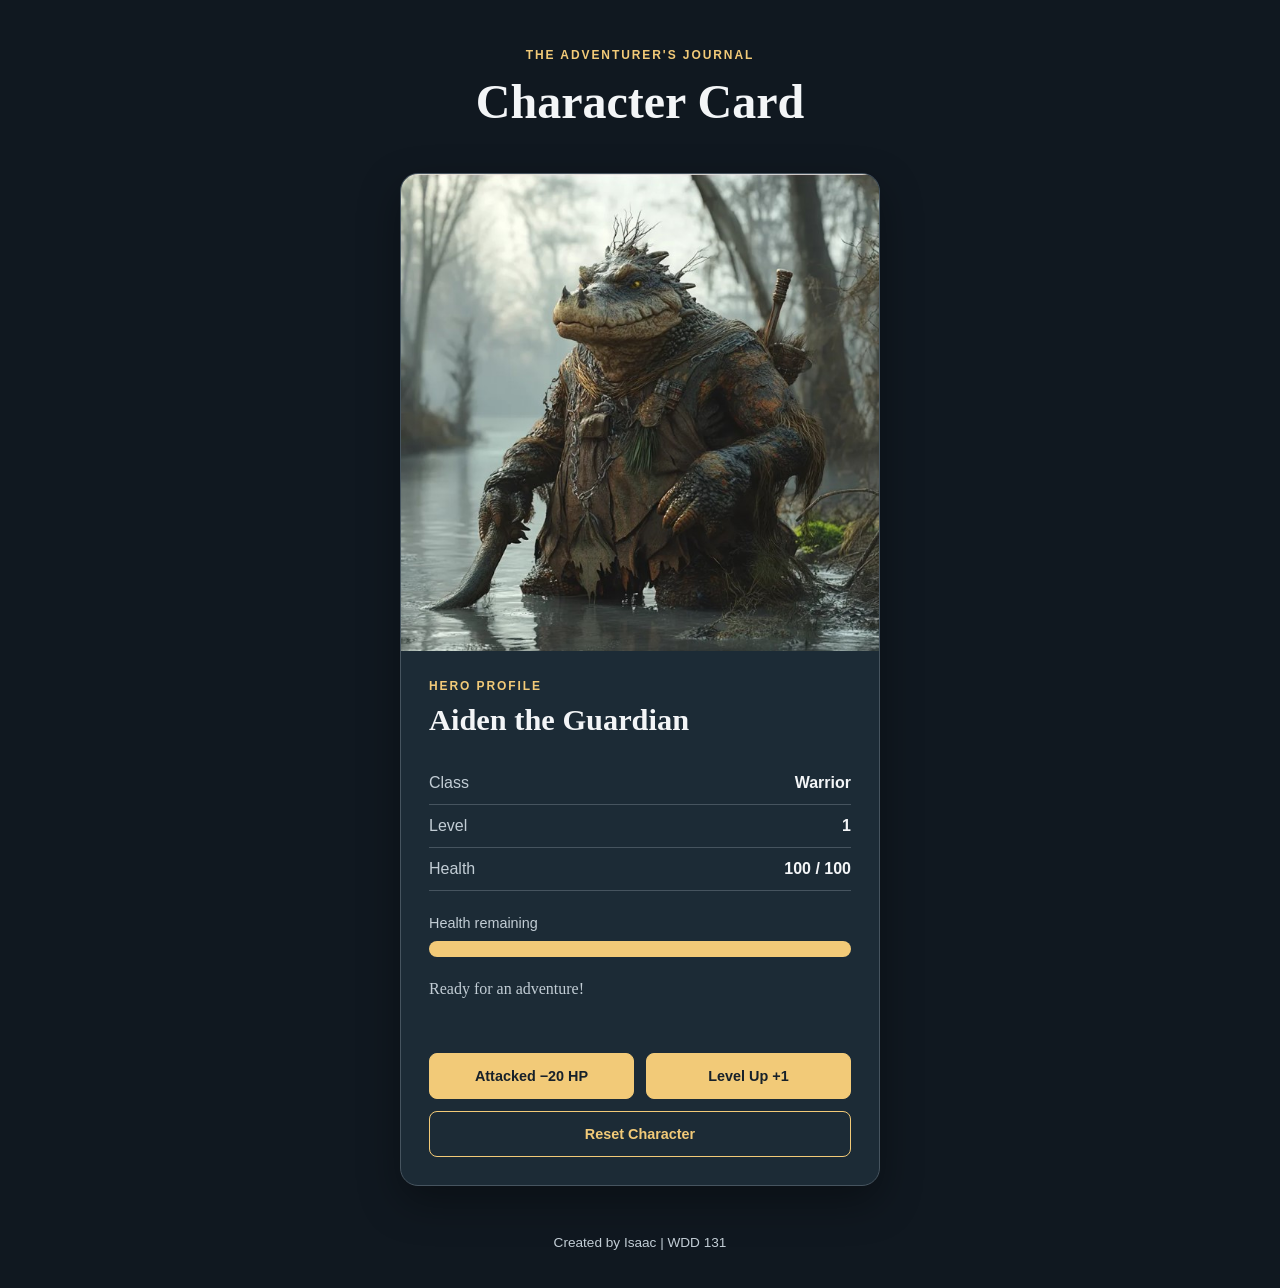
<file: charactercard/index.html>
<!DOCTYPE html>
<html lang="en">
<head>
  <meta charset="UTF-8">
  <meta name="viewport" content="width=device-width, initial-scale=1.0">

  <title>Character Card | Aiden the Guardian</title>

  <meta
    name="description"
    content="Meet Aiden the Guardian. Level up your character and track his health during battle."
  >
  <meta name="author" content="Isaac">

  <!-- Open Graph: Facebook, LinkedIn, and other platforms -->
  <meta property="og:type" content="website">
  <meta property="og:title" content="Aiden the Guardian | Character Card">
  <meta
    property="og:description"
    content="An interactive character card built with JavaScript objects and methods."
  >
  <meta
    property="og:url"
    content="https://isaacpacasbyui.github.io/wdd131/charactercard/"
  >
  <meta
    property="og:image"
    content="https://isaacpacasbyui.github.io/wdd131/charactercard/images/social-preview.png"
  >
  <meta property="og:image:width" content="1200">
  <meta property="og:image:height" content="630">
  <meta
    property="og:image:alt"
    content="A reptilian warrior standing in a misty forest swamp."
  >

  <!-- Twitter Card -->
  <meta name="twitter:card" content="summary_large_image">
  <meta name="twitter:title" content="Aiden the Guardian | Character Card">
  <meta
    name="twitter:description"
    content="Level up Aiden and track his health during battle."
  >
  <meta
    name="twitter:image"
    content="https://isaacpacasbyui.github.io/wdd131/charactercard/images/social-preview.png"
  >
  <meta
    name="twitter:image:alt"
    content="A reptilian warrior standing in a misty forest swamp."
  >

  <!-- Favicon -->
  <link
    rel="icon"
    type="image/png"
    sizes="32x32"
    href="images/favicon.png"
  >

  <!-- Apple Touch Icon -->
  <link
    rel="apple-touch-icon"
    sizes="180x180"
    href="images/apple-touch-icon.png"
  >

  <!-- Styles and JavaScript -->
  <link rel="stylesheet" href="styles.css">
  <script src="character.js" defer></script>
</head>

<body>
  <header class="page-header">
    <p>THE ADVENTURER'S JOURNAL</p>
    <h1>Character Card</h1>
  </header>

  <main>
    <article class="card" aria-labelledby="character-name">
      <img
        id="character-image"
        class="character-image"
        src="images/character.jpg"
        alt="Aiden the Guardian"
        width="643"
        height="643"
      >

      <div class="card-content">
        <p class="eyebrow">HERO PROFILE</p>

        <h2 id="character-name"></h2>

        <dl class="stats">
          <div>
            <dt>Class</dt>
            <dd id="character-class"></dd>
          </div>

          <div>
            <dt>Level</dt>
            <dd id="character-level"></dd>
          </div>

          <div>
            <dt>Health</dt>
            <dd>
              <span id="character-health"></span> / 100
            </dd>
          </div>
        </dl>

        <label for="health-bar">Health remaining</label>

        <progress id="health-bar" max="100" value="100">
          100%
        </progress>

        <p
          id="message"
          class="message"
          role="status"
          aria-live="polite"
        ></p>

        <div class="buttons">
          <button id="attack-button" type="button">
            Attacked −20 HP
          </button>

          <button id="level-button" type="button">
            Level Up +1
          </button>

          <button
            id="reset-button"
            class="reset-button"
            type="button"
          >
            Reset Character
          </button>
        </div>
      </div>
    </article>
  </main>

  <footer>
    <p>Created by Isaac | WDD 131</p>
  </footer>
</body>
</html>
</file>
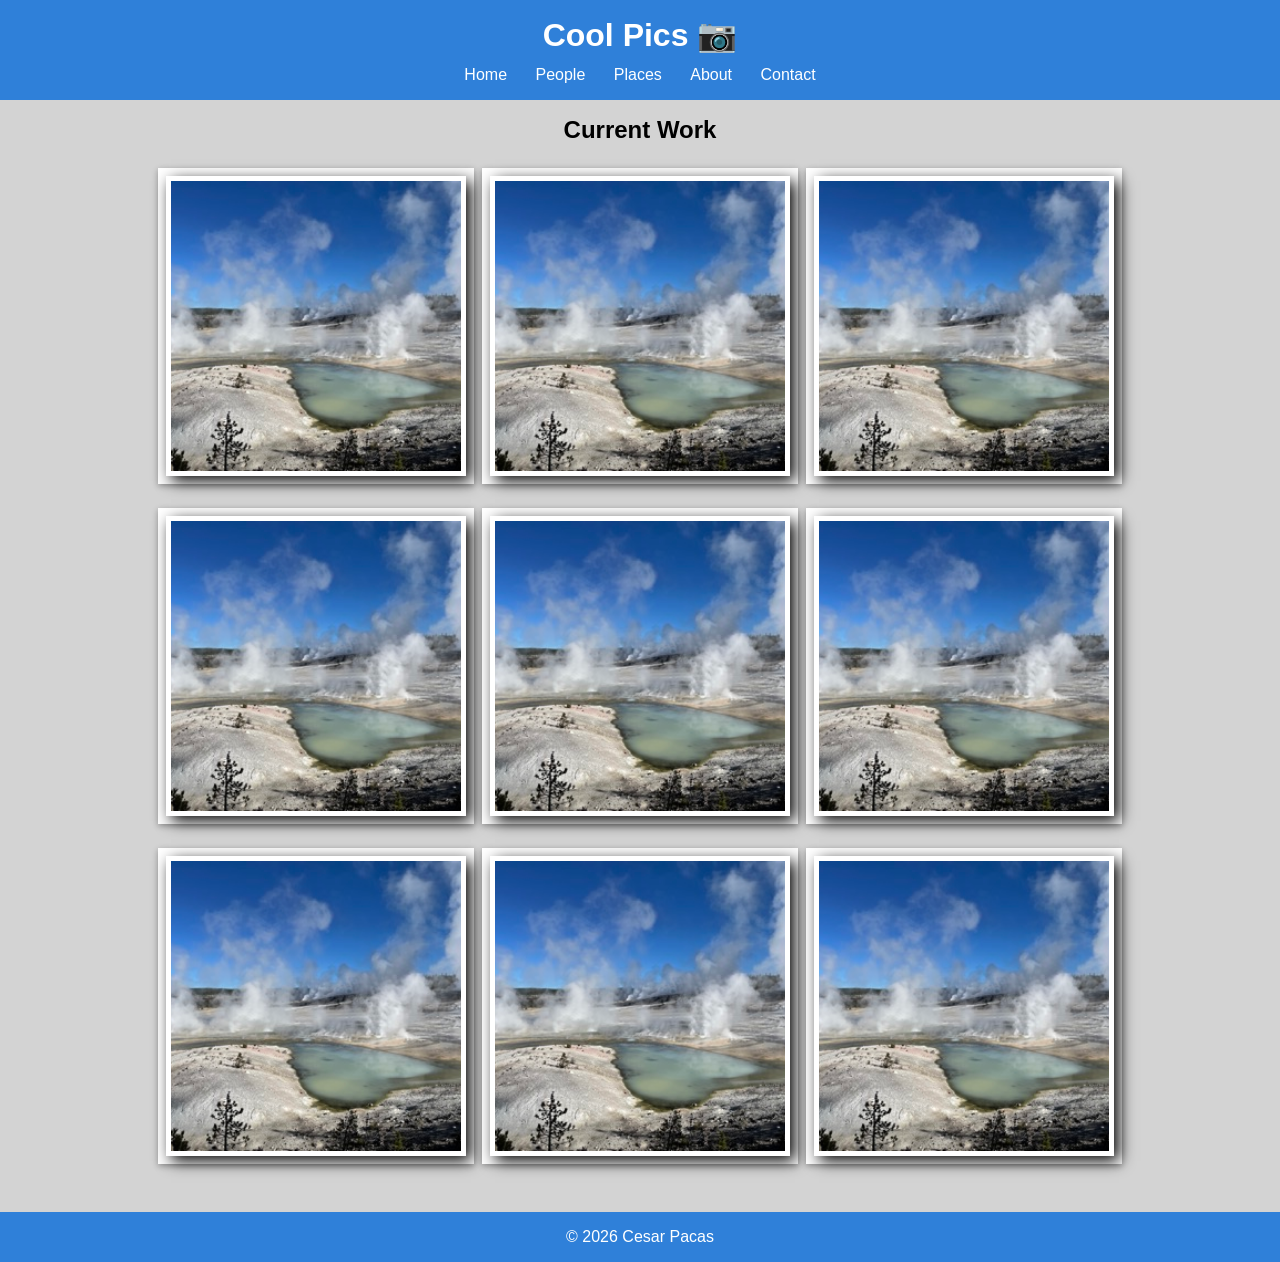
<file: coolpics/index.html>
<!DOCTYPE html>
<html lang="en">

<head>
    <meta charset="UTF-8">
    <meta name="viewport" content="width=device-width, initial-scale=1.0">

    <meta
        name="description"
        content="Cool Pics responsive photo gallery for WDD 131"
    >

    <meta name="author" content="Cesar Pacas">

    <title>Cool Pics 📷</title>

    <link rel="stylesheet" href="coolpics.css">
    <script src="coolpics.js" defer></script>


</head>

<body>

    <header>
        <h1>Cool Pics 📷</h1>

        <button class="menu-button">Menu</button>

        <nav class="hide">
            <a href="#">Home</a>
            <a href="#">People</a>
            <a href="#">Places</a>
            <a href="#">About</a>
            <a href="#">Contact</a>
        </nav>
    </header>

    <main>
        <h2>Current Work</h2>

        <section class="gallery">

            <figure>
                <img
                    src="images/norris-sm.jpg"
                    alt="Yellowstone landscape with hot springs and steam"
                >
            </figure>

            <figure>
                <img
                    src="images/norris-sm.jpg"
                    alt="Yellowstone landscape with hot springs and steam"
                >
            </figure>

            <figure>
                <img
                    src="images/norris-sm.jpg"
                    alt="Yellowstone landscape with hot springs and steam"
                >
            </figure>

            <figure>
                <img
                    src="images/norris-sm.jpg"
                    alt="Yellowstone landscape with hot springs and steam"
                >
            </figure>

            <figure>
                <img
                    src="images/norris-sm.jpg"
                    alt="Yellowstone landscape with hot springs and steam"
                >
            </figure>

            <figure>
                <img
                    src="images/norris-sm.jpg"
                    alt="Yellowstone landscape with hot springs and steam"
                >
            </figure>

            <figure>
                <img
                    src="images/norris-sm.jpg"
                    alt="Yellowstone landscape with hot springs and steam"
                >
            </figure>

            <figure>
                <img
                    src="images/norris-sm.jpg"
                    alt="Yellowstone landscape with hot springs and steam"
                >
            </figure>

            <figure>
                <img
                    src="images/norris-sm.jpg"
                    alt="Yellowstone landscape with hot springs and steam"
                >
            </figure>

        </section>
        <dialog>
        <img>
        <button class="close-viewer">X</button>
    </dialog>
    </main>

    <footer>
        <p>&copy; 2026 Cesar Pacas</p>
    </footer>

</body>

</html>
</file>
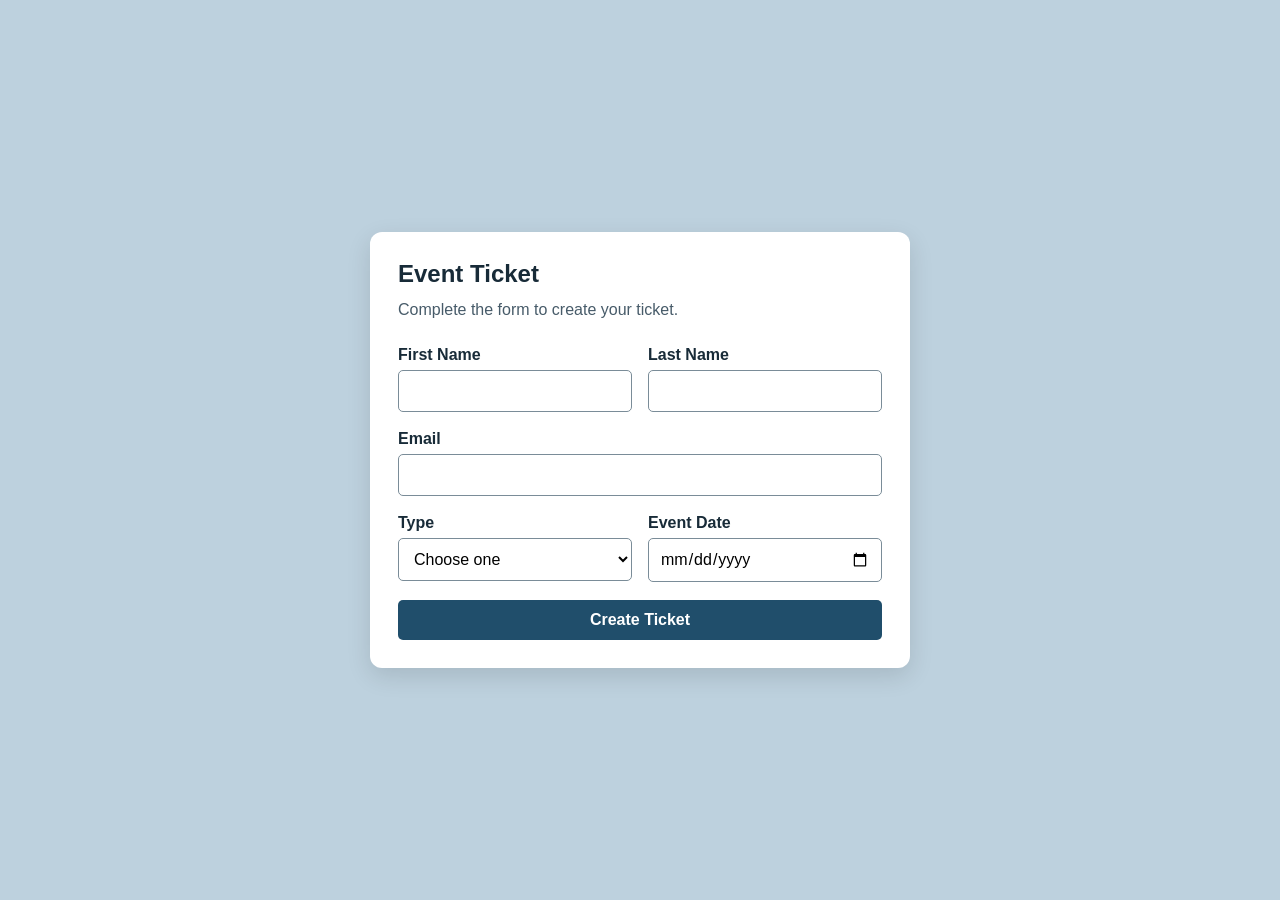
<file: eventform/index.html>
<!DOCTYPE html>
<html lang="en">
<head>
  <meta charset="UTF-8">
  <meta name="viewport" content="width=device-width, initial-scale=1.0">

  <meta
    name="description"
    content="Register for an event and create your student or guest ticket."
  >

  <title>Event Ticket Form</title>

  <link rel="icon" type="image/svg+xml" href="favicon.svg">
  <link rel="stylesheet" href="styles.css">
  <script src="script.js" defer></script>
</head>

<body>
  <main>
    <section class="card" aria-labelledby="form-title">
      <h1 id="form-title">Event Ticket</h1>
      <p class="intro">Complete the form to create your ticket.</p>

      <form id="ticket-form" novalidate>
        <div class="row">
          <div class="field">
            <label for="first-name">First Name</label>
            <input
              type="text"
              id="first-name"
              name="firstName"
              autocomplete="given-name"
              required
            >
          </div>

          <div class="field">
            <label for="last-name">Last Name</label>
            <input
              type="text"
              id="last-name"
              name="lastName"
              autocomplete="family-name"
              required
            >
          </div>
        </div>

        <div class="field">
          <label for="email">Email</label>
          <input
            type="email"
            id="email"
            name="email"
            autocomplete="email"
            required
          >
        </div>

        <div class="row">
          <div class="field">
            <label for="type">Type</label>
            <select id="type" name="type" required>
              <option value="">Choose one</option>
              <option value="student">Student</option>
              <option value="guest">Guest</option>
            </select>
          </div>

          <div class="field">
            <label for="event-date">Event Date</label>
            <input
              type="date"
              id="event-date"
              name="eventDate"
              required
            >
          </div>
        </div>

        <div id="extra-field" class="field" hidden>
          <label id="extra-label" for="extra-input">
            Student I#
          </label>
          <input
            type="text"
            id="extra-input"
            name="verification"
            disabled
          >
        </div>

        <button type="submit">Create Ticket</button>
      </form>

      <div id="errors" role="alert" hidden></div>

      <section
        id="ticket"
        class="ticket"
        aria-live="polite"
        aria-atomic="true"
        hidden
      ></section>
    </section>
  </main>
</body>
</html>
</file>
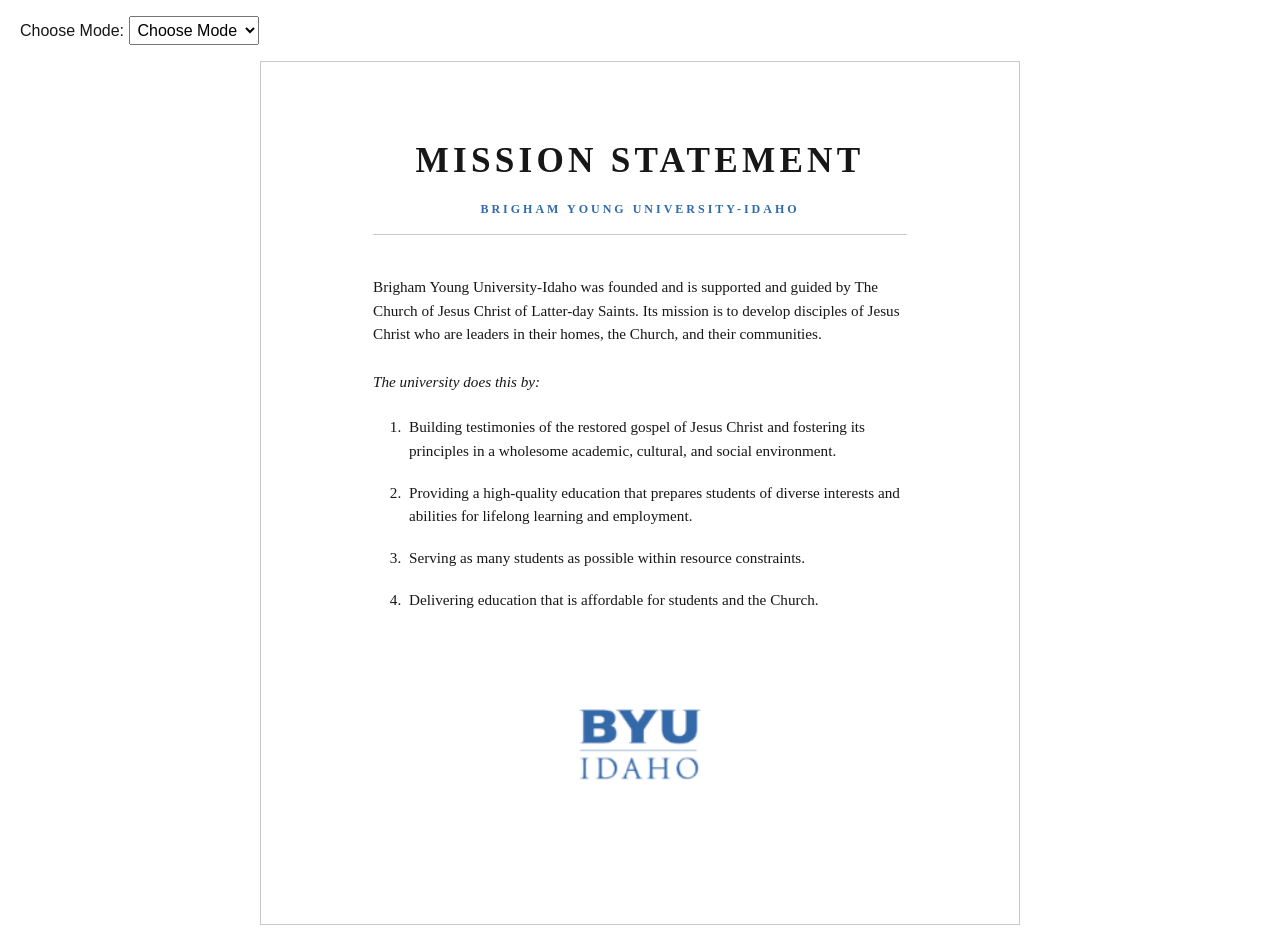
<file: mission/index.html>
<!DOCTYPE html>
<html lang="en">
<head>
  <meta charset="UTF-8">
  <meta name="viewport" content="width=device-width, initial-scale=1.0">
  <meta name="description" content="Brigham Young University-Idaho mission statement">
  <meta name="author" content="Cesar Pacas">

  <title>Mission Statement | BYU-Idaho</title>

  <link rel="stylesheet" href="styles.css">
</head>

<body>
  <div class="mode-container">
    <label for="mode-select">Choose Mode:</label>

    <select id="mode-select">
      <option value="">Choose Mode</option>
      <option value="dark">Dark</option>
      <option value="light">Light</option>
    </select>
  </div>

  <main class="mission-card">
    <header class="mission-header">
      <h1>Mission Statement</h1>
      <p>Brigham Young University-Idaho</p>
    </header>

    <section class="mission-content">
      <p>
        Brigham Young University-Idaho was founded and is supported and
        guided by The Church of Jesus Christ of Latter-day Saints. Its mission is to develop
        disciples of Jesus Christ who are leaders in their homes, the Church, and their communities.
      </p>

      <p class="intro">
        <em>The university does this by:</em>
      </p>

      <ol>
        <li>
          Building testimonies of the restored gospel of Jesus Christ and fostering its
          principles in a wholesome academic, cultural, and social environment.
        </li>

        <li>
          Providing a high-quality education that prepares students of diverse interests
          and abilities for lifelong learning and employment.
        </li>

        <li>
          Serving as many students as possible within resource constraints.
        </li>

        <li>
          Delivering education that is affordable for students and the Church.
        </li>
      </ol>
    </section>

    
    <footer>
    <img
      class="logo"
      src="images/byui-logo.png"
      alt="Brigham Young University-Idaho logo"
    >

   </footer>
  </main>

  <script src="script.js"></script>
</body>
</html>
</file>
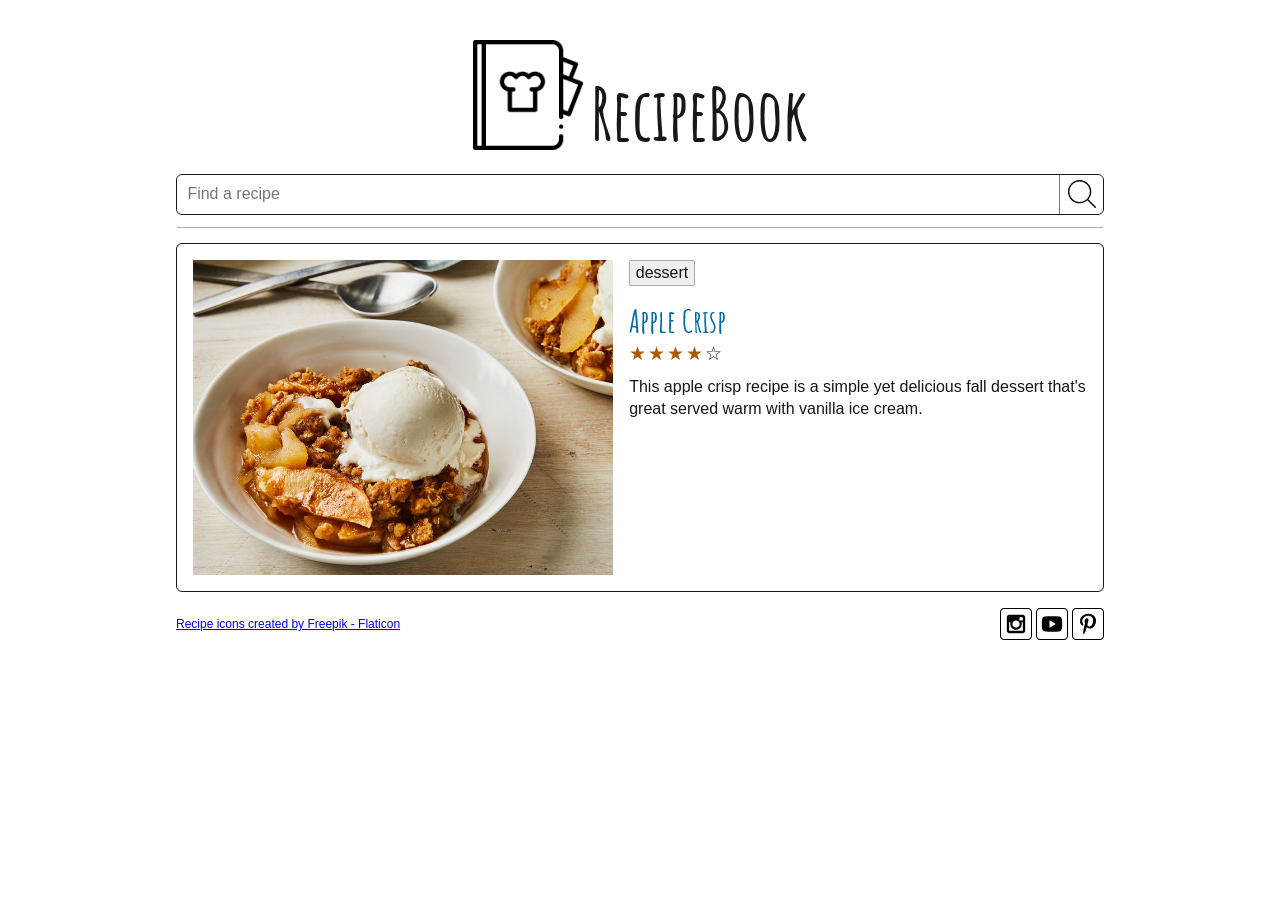
<file: recipes/index.html>
<!DOCTYPE html>
<html lang="en">
<head>
    <meta charset="UTF-8">
    <meta name="viewport" content="width=device-width, initial-scale=1.0">
    <meta name="description" content="Find simple recipes in RecipeBook. Start with a warm apple crisp served with vanilla ice cream.">
    <title>RecipeBook | Apple Crisp</title>

    <meta property="og:type" content="website">
    <meta property="og:title" content="RecipeBook | Apple Crisp">
    <meta property="og:description" content="A simple apple crisp served warm with vanilla ice cream.">
    <meta property="og:url" content="https://isaacpacasbyui.github.io/wdd131/recipes/">
    <meta property="og:image" content="https://isaacpacasbyui.github.io/wdd131/recipes/images/social-preview.png">
    <meta property="og:image:width" content="1200">
    <meta property="og:image:height" content="630">
    <meta property="og:image:alt" content="Apple crisp topped with vanilla ice cream">

    <meta name="twitter:card" content="summary_large_image">
    <meta name="twitter:title" content="RecipeBook | Apple Crisp">
    <meta name="twitter:description" content="A simple apple crisp served warm with vanilla ice cream.">
    <meta name="twitter:image" content="https://isaacpacasbyui.github.io/wdd131/recipes/images/social-preview.png">
    <meta name="twitter:image:alt" content="Apple crisp topped with vanilla ice cream">

    <link rel="icon" href="favicon.ico">
    <link rel="apple-touch-icon" sizes="180x180" href="images/apple-touch-icon.png">
    <link rel="stylesheet" href="https://fonts.googleapis.com/css2?family=Amatic+SC:wght@700&display=swap">
    <link rel="stylesheet" href="recipes.css">
</head>
<body>
    <header class="site-header">
        <img src="images/recipe-book.png" alt="" class="logo">
        <h1>RecipeBook</h1>
    </header>

    <main>
        <div class="search" role="search">
            <input type="search" id="recipe-search"
                placeholder="Find a recipe" aria-label="Find a recipe">
            <button type="button" aria-label="Search">
                <img src="images/search.svg" alt="">
            </button>
        </div>

        <article class="recipe">
            <img class="recipe-photo" src="images/apple-crisp.jpg"
                alt="Apple crisp topped with a scoop of vanilla ice cream">

            <div class="recipe-details">
                <span class="tag">dessert</span>
                <h2>Apple Crisp</h2>
                <span class="rating" role="img" aria-label="Rating: 4 out of 5 stars">
                    <span aria-hidden="true">★★★★</span><span class="star-empty" aria-hidden="true">☆</span>
                </span>
                <p class="recipe-description">
                    This apple crisp recipe is a simple yet delicious fall dessert
                    that's great served warm with vanilla ice cream.
                </p>
            </div>
        </article>
    </main>

    <footer class="site-footer">
        <a class="credit" href="https://www.flaticon.com/free-icons/recipe"
            title="Recipe icons">Recipe icons created by Freepik - Flaticon</a>

        <div class="social">
            <!-- Social media icons provided under CC by https://www.iconfinder.com/AlfredoCreates -->
            <a href="https://www.instagram.com/">
                <img src="images/instagram_icon.svg" alt="Instagram">
            </a>
            <a href="https://www.youtube.com/">
                <img src="images/youtube_icon.svg" alt="YouTube">
            </a>
            <a href="https://www.pinterest.com/">
                <img src="images/pinterest_icon.svg" alt="Pinterest">
            </a>
        </div>
    </footer>
</body>
</html>
</file>
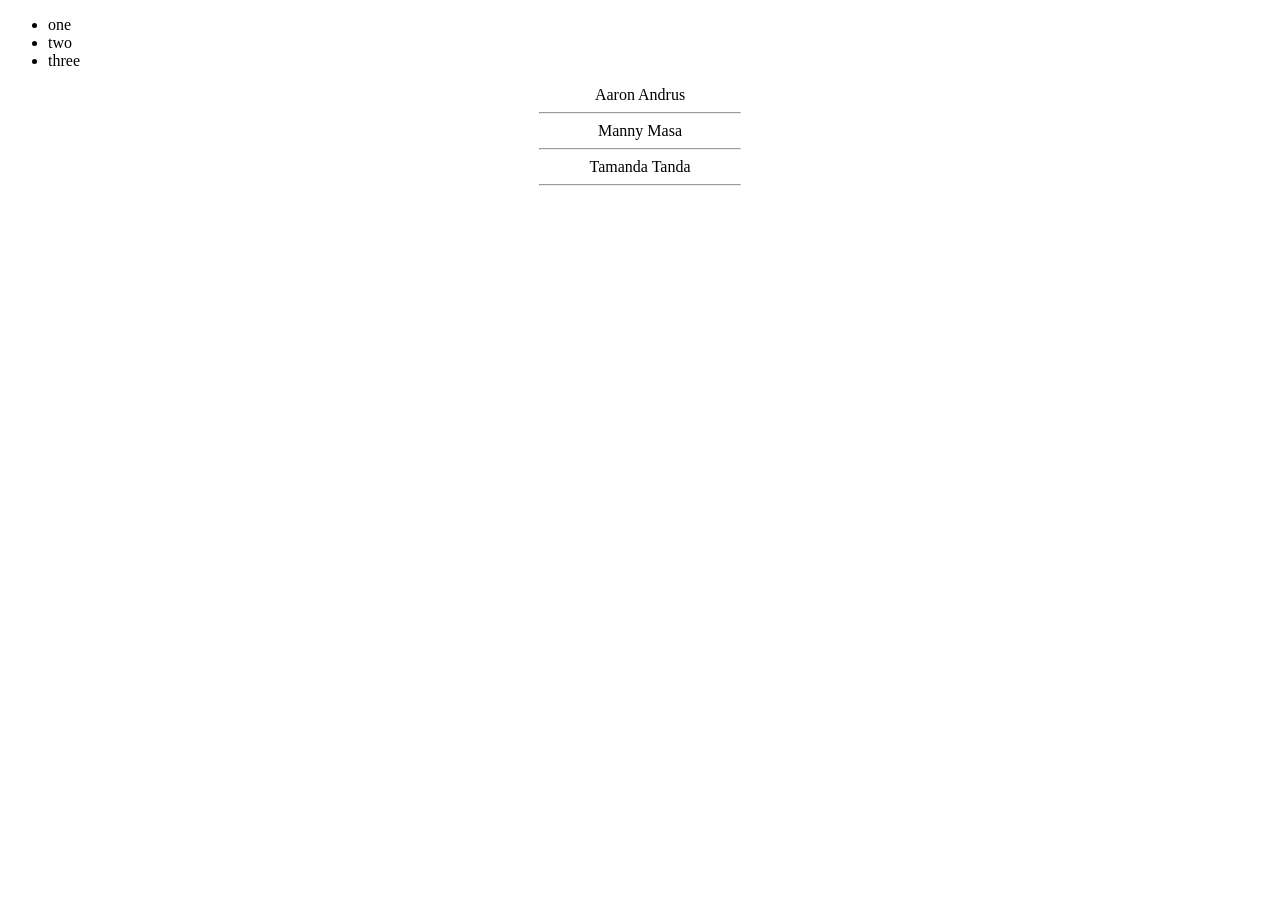
<file: ponder/arrays.html>
<!DOCTYPE html>
<html lang="en">
<head>
    <meta charset="UTF-8">
    <meta name="viewport" content="width=device-width, initial-scale=1.0">
    <title>Array Methods</title>
    <script src="arrays.js" defer></script>

    <style>
        .format{
            text-align: center;
        }
        hr{
            width: 200px;
        }
    </style>

</head>
<body>
    <ul id="myList">

    </ul>
    <div id="studentContainer"></div>  
</body>
</html>
</file>
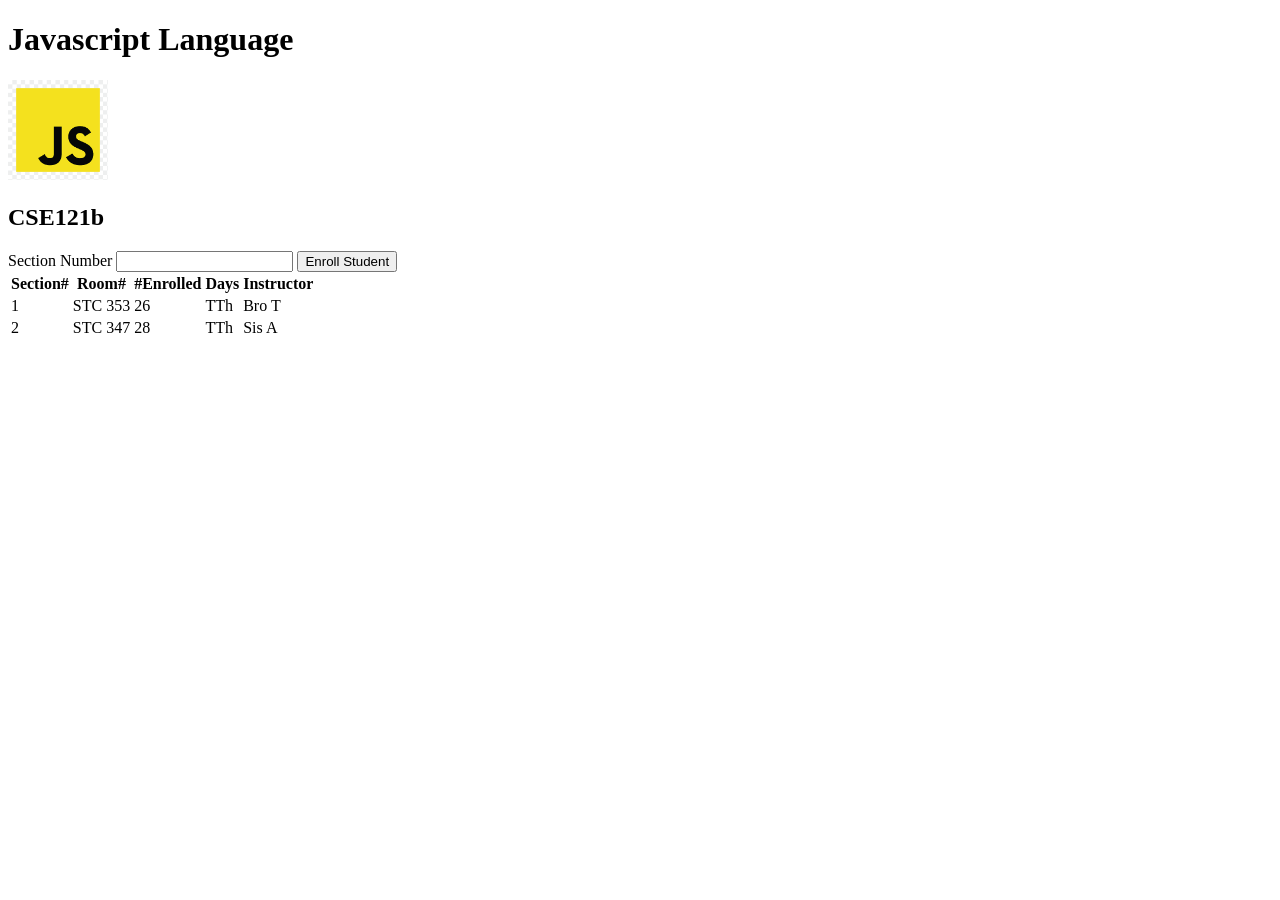
<file: ponder/courses.html>
<!DOCTYPE html>
<html lang="en">
<head>
    <meta charset="UTF-8">
    <meta name="viewport" content="width=device-width, initial-scale=1.0">
    <title>JS Objects</title>
    <script src="courses.js" defer></script>
</head>
<body>
    <h1 id="courseName"></h1>
    <img> 
    <h2 id="courseCode"></h2>
    <label for="sectionNumber">Section Number</label>
    <input id="sectionNumber" />
    <button id="enrollStudent">Enroll Student</button>
    <table>
        <thead>
            <tr>
            <th>Section#</th>
            <th>Room#</th>
            <th>#Enrolled</th>
            <th>Days</th>
            <th>Instructor</th>
            </tr>
        </thead>
    <tbody id="sections"></tbody>
    </table>     
</body>
</html>
</file>
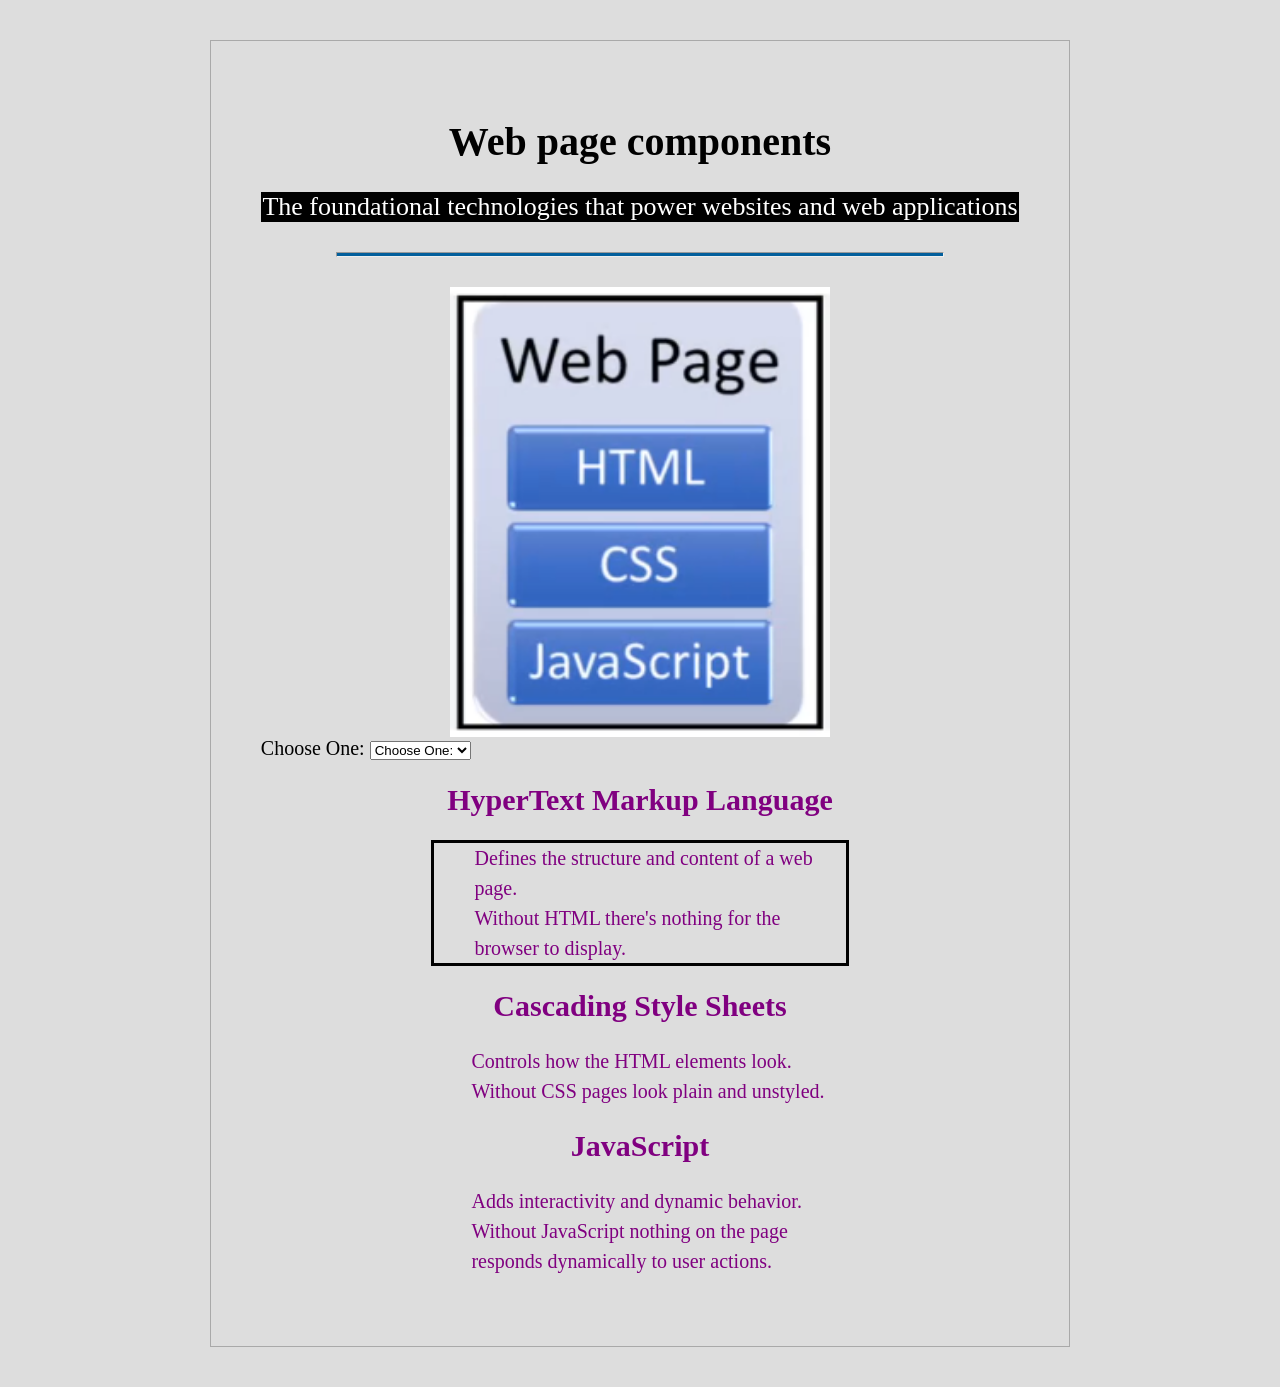
<file: ponder/dom.html>
<!DOCTYPE html>
<html lang="en">
<head>
    <meta charset="UTF-8">
    <meta name="viewport" content="width=device-width, initial-scale=1.0">
    <title>Dom Practice</title>
    <link href="dom.css" rel="stylesheet">
    <script src="dom.js" defer></script>
</head>
<body>
   
    
    <div id="content">
        <h1>HTML, CSS, and JS</h1>
        
        <p>The foundational technologies that power websites and web applications</p>
        <hr>
        <img src="https://wddbyui.github.io/wdd131/images/trifecta.png" alt="JS, CSS, and HTML logos">
        
        <label for="webdevlist">Choose One:</label>
        <select name="code" id="webdevlist">
            <option>Choose One:</option>
            <option value="html">HTML</option>
            <option value="css">CSS</option>
            <option value="js">JavaScript</option>
        </select>                   
            
        
        <div id="topics">
            <h2 id="html">HyperText Markup Language</h2>
            <ul class="list">
                <li>Defines the structure and content of a web page.</li>
                <li>Without HTML there's nothing for the browser to display.</li>
            </ul>
            <h2>Cascading Style Sheets</h2>
            <ul class="list">
                <li>Controls how the HTML elements look.</li>
                <li>Without CSS pages look plain and unstyled.</li>
            </ul>
            <h2>JavaScript</h2>
            <ul class="list">
                <li>Adds interactivity and dynamic behavior.</li>
                <li>Without JavaScript nothing on the page responds dynamically to user actions.</li>
            </ul>
        </div>
    </div>
                

</body>
</html>
</file>
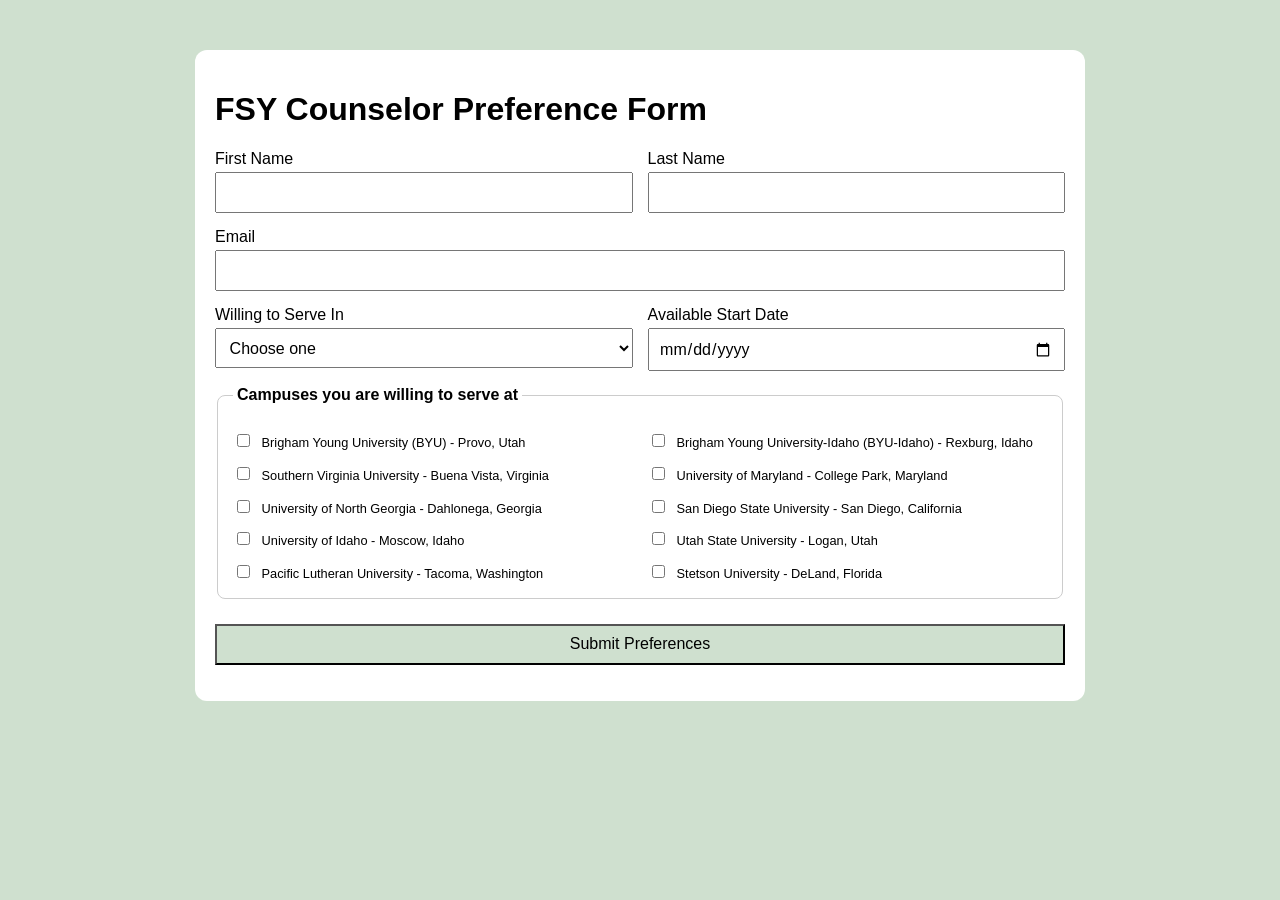
<file: ponder/form.html>
<!DOCTYPE html>
<html lang="en">
<head>
  <meta charset="UTF-8" />
  <meta name="viewport" content="width=device-width, initial-scale=1.0" />
  <title>FSY Counselor Preference Form</title>
  <link rel="icon" href="favicon.ico">
  <link rel="stylesheet" href="form.css" />
  <script src="form.js" defer></script>
</head>
<body>
  <main class="wrapper">
    <h1>FSY Counselor Preference Form</h1>

    <form id="fsyForm">
      <div class="field">
        <label for="firstName">First Name</label>
        <input id="firstName" name="firstName" type="text" required />
      </div>

      <div class="field">
        <label for="lastName">Last Name</label>
        <input id="lastName" name="lastName" type="text" required />
      </div>

      <div class="field full">
        <label for="email">Email</label>
        <input id="email" name="email" type="email" required />
      </div>

      <div class="field">
        <label for="travelRange">Willing to Serve In</label>
        <select
          id="travelRange"
          name="travelRange"
          aria-controls="notesContainer"
          required
        >
          <option value="">Choose one</option>
          <option value="one">One campus</option>
          <option value="many">Two or more campuses</option>
        </select>
      </div>

      <div class="field">
        <label for="availableDate">Available Start Date</label>
        <input id="availableDate" name="availableDate" type="date" required />
      </div>

      <fieldset class="full campus-group">
        <legend>Campuses you are willing to serve at</legend>

        <div class="campus-grid">
          <label><input type="checkbox" name="campus" value="BYU - Provo, Utah" /> Brigham Young University (BYU) - Provo, Utah</label>
          <label><input type="checkbox" name="campus" value="BYU-Idaho - Rexburg, Idaho" /> Brigham Young University-Idaho (BYU-Idaho) - Rexburg, Idaho</label>
          <label><input type="checkbox" name="campus" value="Southern Virginia University - Buena Vista, Virginia" /> Southern Virginia University - Buena Vista, Virginia</label>
          <label><input type="checkbox" name="campus" value="University of Maryland - College Park, Maryland" /> University of Maryland - College Park, Maryland</label>
          <label><input type="checkbox" name="campus" value="University of North Georgia - Dahlonega, Georgia" /> University of North Georgia - Dahlonega, Georgia</label>
          <label><input type="checkbox" name="campus" value="San Diego State University - San Diego, California" /> San Diego State University - San Diego, California</label>
          <label><input type="checkbox" name="campus" value="University of Idaho - Moscow, Idaho" /> University of Idaho - Moscow, Idaho</label>
          <label><input type="checkbox" name="campus" value="Utah State University - Logan, Utah" /> Utah State University - Logan, Utah</label>
          <label><input type="checkbox" name="campus" value="Pacific Lutheran University - Tacoma, Washington" /> Pacific Lutheran University - Tacoma, Washington</label>
          <label><input type="checkbox" name="campus" value="Stetson University - DeLand, Florida" /> Stetson University - DeLand, Florida</label>
        </div>
      </fieldset>

      <div id="notesContainer" class="field full" hidden>
        <label for="notes">Travel Notes</label>
        <input id="notes" name="notes" type="text" />
      </div>

      <button class="full" type="submit">Submit Preferences</button>
    </form>

    <section id="output" aria-live="polite"></section>
  </main>
</body>
</html>
</file>
<file: charactercard/styles.css>
:root {
  color-scheme: dark;
  --background: #101820;
  --card: #1c2b36;
  --text: #f3f5f7;
  --muted: #c2cdd5;
  --accent: #f2ca78;
  --danger: #ffb4ab;
}

* {
  box-sizing: border-box;
}

body {
  margin: 0;
  min-height: 100vh;
  font-family: Georgia, "Times New Roman", serif;
  background: var(--background);
  color: var(--text);
}

.page-header {
  padding: 36px 20px 20px;
  text-align: center;
}

.page-header p,
.eyebrow {
  color: var(--accent);
  font-family: Arial, sans-serif;
  font-size: 0.75rem;
  font-weight: bold;
  letter-spacing: 0.16em;
}

h1 {
  margin: 12px 0;
  font-size: clamp(2rem, 6vw, 3rem);
}

main {
  padding: 12px 20px 36px;
}

.card {
  width: 1002%;
  max-width: 480px;
  margin: 0 auto;
  overflow: hidden;
  border: 1px solid #46545f;
  border-radius: 18px;
  background: var(--card);
  box-shadow: 0 16px 40px rgb(0 0 0 / 35%);
}

.character-image {
  display: block;
  width: 100%;
  height: auto;
}

.card-content {
  padding: 28px;
}

.eyebrow {
  margin: 0 0 10px;
}

h2 {
  margin: 0 0 24px;
  font-size: 1.9rem;
}

.stats {
  margin: 0 0 24px;
  font-family: Arial, sans-serif;
}

.stats div {
  display: flex;
  justify-content: space-between;
  gap: 20px;
  padding: 12px 0;
  border-bottom: 1px solid #46545f;
}

dt {
  color: var(--muted);
}

dd {
  margin: 0;
  font-weight: bold;
}

label {
  display: block;
  margin-bottom: 10px;
  font-family: Arial, sans-serif;
  font-size: 0.9rem;
  color: var(--muted);
}

progress {
  display: block;
  width: 100%;
  height: 16px;
  overflow: hidden;
  border: 0;
  border-radius: 20px;
  background: #0c1319;
  accent-color: var(--accent);
}

progress::-webkit-progress-bar {
  background: #0c1319;
}

progress::-webkit-progress-value {
  background: var(--accent);
}

progress::-moz-progress-bar {
  background: var(--accent);
}

.message {
  min-height: 3.5em;
  margin: 20px 0;
  color: var(--muted);
  line-height: 1.5;
}

.card.is-dead .message {
  color: var(--danger);
}

.buttons {
  display: flex;
  flex-wrap: wrap;
  gap: 12px;
}

button {
  flex: 1 1 150px;
  min-height: 46px;
  padding: 12px 16px;
  border: 1px solid var(--accent);
  border-radius: 8px;
  background: var(--accent);
  color: #17212a;
  font-family: Arial, sans-serif;
  font-size: 0.9rem;
  font-weight: bold;
  cursor: pointer;
}

button:hover:not(:disabled) {
  background: #ffe0a3;
}

button:focus-visible {
  outline: 3px solid white;
  outline-offset: 4px;
}

button:disabled {
  background: #34434f;
  color: #c2cdd5;
  border-color: #687985;
  cursor: not-allowed;
}

.reset-button {
  flex-basis: 100%;
  background: transparent;
  color: var(--accent);
}

.reset-button:hover:not(:disabled) {
  background: #34434f;
}

footer {
  padding: 0 20px 24px;
  text-align: center;
  font-family: Arial, sans-serif;
  font-size: 0.85rem;
  color: var(--muted);
}
</file>
<file: coolpics/coolpics.css>
/* ==============================
   GENERAL PAGE STYLES
   Mobile First
================================= */

* {
    box-sizing: border-box;
}

body {
    margin: 0;
    font-family: Arial, Helvetica, sans-serif;
    background-color: #d3d3d3;
}


/* ==============================
   HEADER
================================= */

header {
    background-color: #2f80d9;
    color: white;
    text-align: center;
    padding: 1rem;
}

header h1 {
    margin: 0;
    font-size: 2rem;
}


/* ==============================
   MOBILE MENU
================================= */

.menu-button {
    display: block;
    margin: 0.75rem auto 0;
    background: none;
    border: none;
    color: white;
    font-size: 1.1rem;
    cursor: pointer;
}

.gallery {
    max-width: 1000px;
    margin: 0 auto;
}
figure img {
    width: 250px;
    height: 250px;
    object-fit: cover;
    padding: 5px;
    background-color: white;
    box-shadow: 5px 5px 15px black;
    display: block;
    margin: 0 auto;
}

/* modal */

dialog img {
    width: 90%;
    display: block;
    margin: 15vh auto;
}
/*dialog {
    width: 100%;
    height: 100%;
    background-color: rgba(0,0,0,.75);
}*/
dialog {
    position: fixed;
    inset: 0;

    width: 100%;
    height: 100%;

    max-width: none;
    max-height: none;

    margin: 0;
    padding: 0;
    border: none;

    background-color: rgba(0, 0, 0, 0.75);
}

.close-viewer {
    position: absolute;
    top: 10vh;
    right: 2vh;
    padding: 3px 6px;
    font-size: 1.5em;
}

/* Navigation links hidden on mobile */

nav {
    display: block;
    margin-top: 0.75rem;
}
.hide{
    display: none;
}
nav a {
    display: block;
    color: white;
    text-decoration: none;
    margin: 1rem 0;
}

nav a:hover {
    text-decoration: underline;
}


/* ==============================
   MAIN CONTENT
================================= */

main {
    padding: 1rem;
}

main h2 {
    text-align: center;
    margin-top: 0;
    margin-bottom: 1.5rem;
}


/* ==============================
   IMAGE GALLERY
================================= */

.gallery {
    display: grid;
    grid-template-columns: 1fr;
    gap: 1rem;
    justify-items: center;
}

figure {
    margin: 0;
    padding: 0.5rem;
    background-color: white;
    box-shadow: 0 2px 6px rgba(0, 0, 0, 0.3);
}

.gallery img {
    width: 300px;
    height: 300px;

    /* Required by assignment */
    object-fit: cover;

    display: block;
}


/* ==============================
   FOOTER
================================= */

footer {
    background-color: #2f80d9;
    color: white;
    text-align: center;
    padding: 1rem;
    margin-top: 2rem;
}

footer p {
    margin: 0;
}


/* ==============================
   TABLET
================================= */

@media screen and (min-width: 700px) {

    .gallery {
        grid-template-columns: repeat(2, 300px);
        justify-content: center;
        gap: 1.5rem;
    }

}


/* ==============================
   DESKTOP
================================= */

@media screen and (min-width: 1000px) {

    /* Hide mobile menu button */

    .menu-button {
        display: none;
    }


    /* Show navigation */

   nav,
    nav.hide {
        display: block;
        margin-top: 0.75rem;
    }

    nav a {
        display: inline;
        margin: 0 0.75rem;
    }

    /* Three image columns */

    .gallery {
        grid-template-columns: repeat(3, 300px);
        justify-content: center;
        gap: 1.5rem;
    }

     dialog img {
        width: 55%;
        margin: 15vh auto;
    }
    .close-viewer {
        position: absolute;
        right: 15vh;
    }
    .viewer {
        margin: 50px;
        padding: 50px;
    }
    .viewer img {
        max-width: 800px;
    }

}
</file>
<file: eventform/styles.css>
:root {
  font-family: Arial, Helvetica, sans-serif;
  color: #182b38;
  background-color: #bdd1de;
}

* {
  box-sizing: border-box;
}

body {
  margin: 0;
}

main {
  min-height: 100vh;
  padding: 40px 16px;
  display: grid;
  place-items: center;
}

.card {
  width: 100%;
  max-width: 540px;
  padding: 28px;
  background-color: white;
  border-radius: 12px;
  box-shadow: 0 8px 24px rgb(0 0 0 / 12%);
}

h1 {
  margin: 0 0 10px;
}

.intro {
  margin: 0 0 24px;
  color: #475b69;
  line-height: 1.5;
}

.row {
  display: grid;
  grid-template-columns: repeat(2, minmax(0, 1fr));
  gap: 16px;
}

.field {
  margin-bottom: 18px;
}

label {
  display: block;
  margin-bottom: 6px;
  font-weight: bold;
}

input,
select,
button {
  width: 100%;
  min-width: 0;
  padding: 11px;
  font: inherit;
  border-radius: 5px;
}

input,
select {
  background-color: white;
  border: 1px solid #7a8c98;
}

input:focus,
select:focus,
button:focus-visible {
  outline: 3px solid #256a99;
  outline-offset: 2px;
}

button {
  border: none;
  background-color: #204e6b;
  color: white;
  font-weight: bold;
  cursor: pointer;
}

button:hover {
  background-color: #15384e;
}

#errors {
  margin-top: 20px;
  padding: 14px;
  border-left: 4px solid #a52222;
  background-color: #fff0f0;
  color: #851b1b;
}

#errors ul {
  margin: 0;
  padding-left: 20px;
}

#errors li + li {
  margin-top: 8px;
}

.ticket {
  margin-top: 24px;
  padding: 20px;
  border: 2px dashed #28704b;
  border-radius: 8px;
  background-color: #f0faf4;
}

.ticket h2 {
  margin-top: 0;
}

.ticket p {
  overflow-wrap: anywhere;
  line-height: 1.5;
}

[hidden] {
  display: none;
}

@media (max-width: 480px) {
  .row {
    grid-template-columns: 1fr;
    gap: 0;
  }

  .card {
    padding: 22px;
  }
}
</file>
<file: mission/styles.css>
:root {
  --page-background: #ffffff;
  --card-background: #ffffff;
  --text-color: #171717;
  --blue: #2f6baa;
  --border-color: #c9c9c9;
}

* {
  box-sizing: border-box;
}

body {
  min-height: 100vh;
  margin: 0;
  padding: 1rem 1.25rem 1.5rem;
  background-color: var(--page-background);
  color: var(--text-color);
  font-family: Georgia, "Times New Roman", serif;
  line-height: 1.55;
  transition: background-color 0.4s ease, color 0.4s ease;
}

.mode-container {
  margin-bottom: 1rem;
  font-family: Arial, sans-serif;
  font-size: 1rem;
}

#mode-select {
  padding: 0.25rem;
  font-size: 1rem;
}

.mission-card {
  position: relative;
  max-width: 760px;
  min-height: 720px;
  margin: 0 auto;
  padding: 4.5rem 7rem 8rem;
  background-color: var(--card-background);
  border: 1px solid var(--border-color);
  transition: background-color 0.4s ease, border-color 0.4s ease;
}

.mission-header {
  padding-bottom: 1rem;
  text-align: center;
  border-bottom: 1px solid var(--border-color);
}

.mission-header h1 {
  width: 100%;
  margin: 0 auto;
  text-align: center;
  font-size: 2.2rem;
  letter-spacing: 0.12em;
  text-transform: uppercase;
  white-space: nowrap;
}

.mission-header p {
  margin: 0.7rem 0 0;
  color: var(--blue);
  font-size: 0.75rem;
  font-weight: bold;
  letter-spacing: 0.25em;
  text-transform: uppercase;
}

.mission-content {
  margin-top: 2.5rem;
  font-size: 0.95rem;
}

.mission-content p {
  margin-bottom: 1.35rem;
}

.intro {
  margin-top: 1.5rem;
}

ol {
  margin: 0;
  padding-left: 2rem;
}

li {
  margin-bottom: 1.15rem;
  padding-left: 0.25rem;
}

.logo {
  display: block;
  width: 145px;
  height: auto;
  margin: 5rem auto 0;
}

footer {
  max-width: 760px;
  margin: 1rem auto 0;
  text-align: center;
  font-size: 0.9rem;
}

footer p {
  margin: 0;
}

/* Dark mode */
body.dark-mode {
  --page-background: #303030;
  --card-background: #303030;
  --text-color: #ffffff;
  --border-color: #777777;
  --blue: #9fcff1;
}

/* Mobile design */
@media (max-width: 640px) {
  body {
    padding: 1rem 0.75rem;
  }

  .mission-card {
    min-height: auto;
    padding: 2.5rem 1.5rem 7rem;
  }

  .mission-header h1 {
    font-size: 1.8rem;
  }

  .mission-header p {
    font-size: 0.7rem;
    letter-spacing: 0.2em;
  }

  .mission-content {
    font-size: 1rem;
  }
}
</file>
<file: recipes/recipes.css>
* {
    box-sizing: border-box;
}

body {
    max-width: 960px;
    margin: 0 auto;
    padding: 1rem;
    font-family: Arial, Helvetica, sans-serif;
    color: #171717;
    background-color: #fff;
}

img {
    display: block;
    max-width: 100%;
}

h1,
h2 {
    font-family: "Amatic SC", cursive;
    font-weight: 700;
}

.site-header {
    display: flex;
    justify-content: center;
    align-items: flex-end;
    gap: 0.5rem;
    margin: 1.5rem 0;
}

.logo {
    width: clamp(60px, 15vw, 110px);
}

h1 {
    margin: 0;
    font-size: clamp(2.75rem, 9vw, 4.5rem);
    line-height: 1;
}

.search {
    display: flex;
    margin-bottom: 1rem;
    border: 1px solid #171717;
    border-radius: 6px;
}

.search input {
    flex: 1;
    min-width: 0;
    padding: 0.65rem;
    border: 0;
    border-radius: 6px;
    font: inherit;
}

.search button {
    display: flex;
    align-items: center;
    justify-content: center;
    width: 44px;
    border: 0;
    border-left: 1px solid #777;
    border-radius: 0 6px 6px 0;
    background: #fff;
    cursor: pointer;
}

.search button img {
    width: 28px;
}

.recipe {
    display: flex;
    flex-direction: column;
    gap: 0.35rem;
    padding: 1rem;
    border: 1px solid #171717;
    border-radius: 6px;
}

.recipe-photo {
    width: 100%;
    align-self: flex-start;
}

.tag {
    display: inline-block;
    padding: 0.2rem 0.35rem;
    border: 1px solid #aaa;
    border-radius: 2px;
    background-color: #eee;
}

.recipe h2 {
    margin: 0.85rem 0 0.1rem;
    color: #006aa6;
    font-size: 2rem;
}

.rating {
    color: #a85b00;
    font-size: 1.2rem;
    letter-spacing: 0.1em;
}

.star-empty {
    color: #171717;
}

.recipe-description {
    display: none;
}

.site-footer {
    display: flex;
    flex-direction: column-reverse;
    align-items: center;
    gap: 0.75rem;
    margin: 1rem 0;
}

.credit {
    font-size: 0.75rem;
}

.social {
    display: flex;
    gap: 0.25rem;
}

.social img {
    width: 32px;
    height: 32px;
}

@media (min-width: 600px) {
    .search {
        position: relative;
        margin-bottom: 1.75rem;
    }

    .search::after {
        position: absolute;
        right: 0;
        bottom: -0.9rem;
        left: 0;
        border-bottom: 1px solid #aaa;
        content: "";
    }

    .recipe {
        flex-direction: row;
        gap: 1rem;
    }

    .recipe-photo {
        width: 47%;
    }

    .recipe-details {
        flex: 1;
    }

    .recipe-description {
        display: block;
        margin: 0.65rem 0 0;
        line-height: 1.4;
    }

    .site-footer {
        flex-direction: row;
        justify-content: space-between;
    }
}
</file>
<file: ponder/dom.css>
body {
    background-color: #ddd;
    font-size: 20px;
}
#content {
    max-width: 60%;
    margin: 40px auto;
    border: 1px solid darkgrey;
    padding: 50px;
}
p {
    color: #035f9c;
    font-size: 1.3em;
}
hr {
    height: 3px;
    background-color: #035f9c;
    margin: 30px auto;
    width: 80%;
}
h1, h2, p {
    text-align: center;
}
img {
    display: block;
    margin: 0 auto;
    width: 50%;
}
#topics {
    width: 55%;
    margin: 0 auto;
    line-height: 1.5em;
}
.list {
    list-style-type: none;
}
                
.background{
    background-color: #000;
    color: white;
}
</file>
<file: ponder/form.css>
body {
  font-family: Arial, sans-serif;
  background:  #cfe0cf;
  margin: 0;
}

.wrapper {
  max-width: 850px;
  margin: 50px auto;
  padding: 20px;
  background: white;
  border-radius: 12px;
}

form {
  display: grid;
  grid-template-columns: 1fr 1fr;
  gap: 15px;
}

.field {
  display: flex;
  flex-direction: column;
  gap: 0.25rem;
}

.full {
  grid-column: 1 / 3;
}

input,
select,
button {
  padding: 0.6rem;
  font: inherit;
}

button {
  background: #cfe0cf;
  transition: background 0.5s ease;
  margin-top: 10px;
}

button:hover {
  background: #dcead9;
}

.campus-group {
  border: 1px solid #ccc;
  border-radius: 8px;
  padding: 15px;
}

.campus-group legend {
  font-weight: bold;
  padding: 0 0.25rem;
}

.campus-grid {
  display: grid;
  grid-template-columns: 1fr 1fr;
  gap: 0.75rem 1rem;
  margin-top: 0.75rem;
}

.campus-grid label {
  display: block;
  line-height: 1.3;
  font-size: .8em;
}

.campus-grid input {
  margin-right: 0.5rem;
}
#notesContainer[hidden] {
  display: none;
}

#output {
  margin-top: 1rem;
  font-weight: bold;
}
</file>
